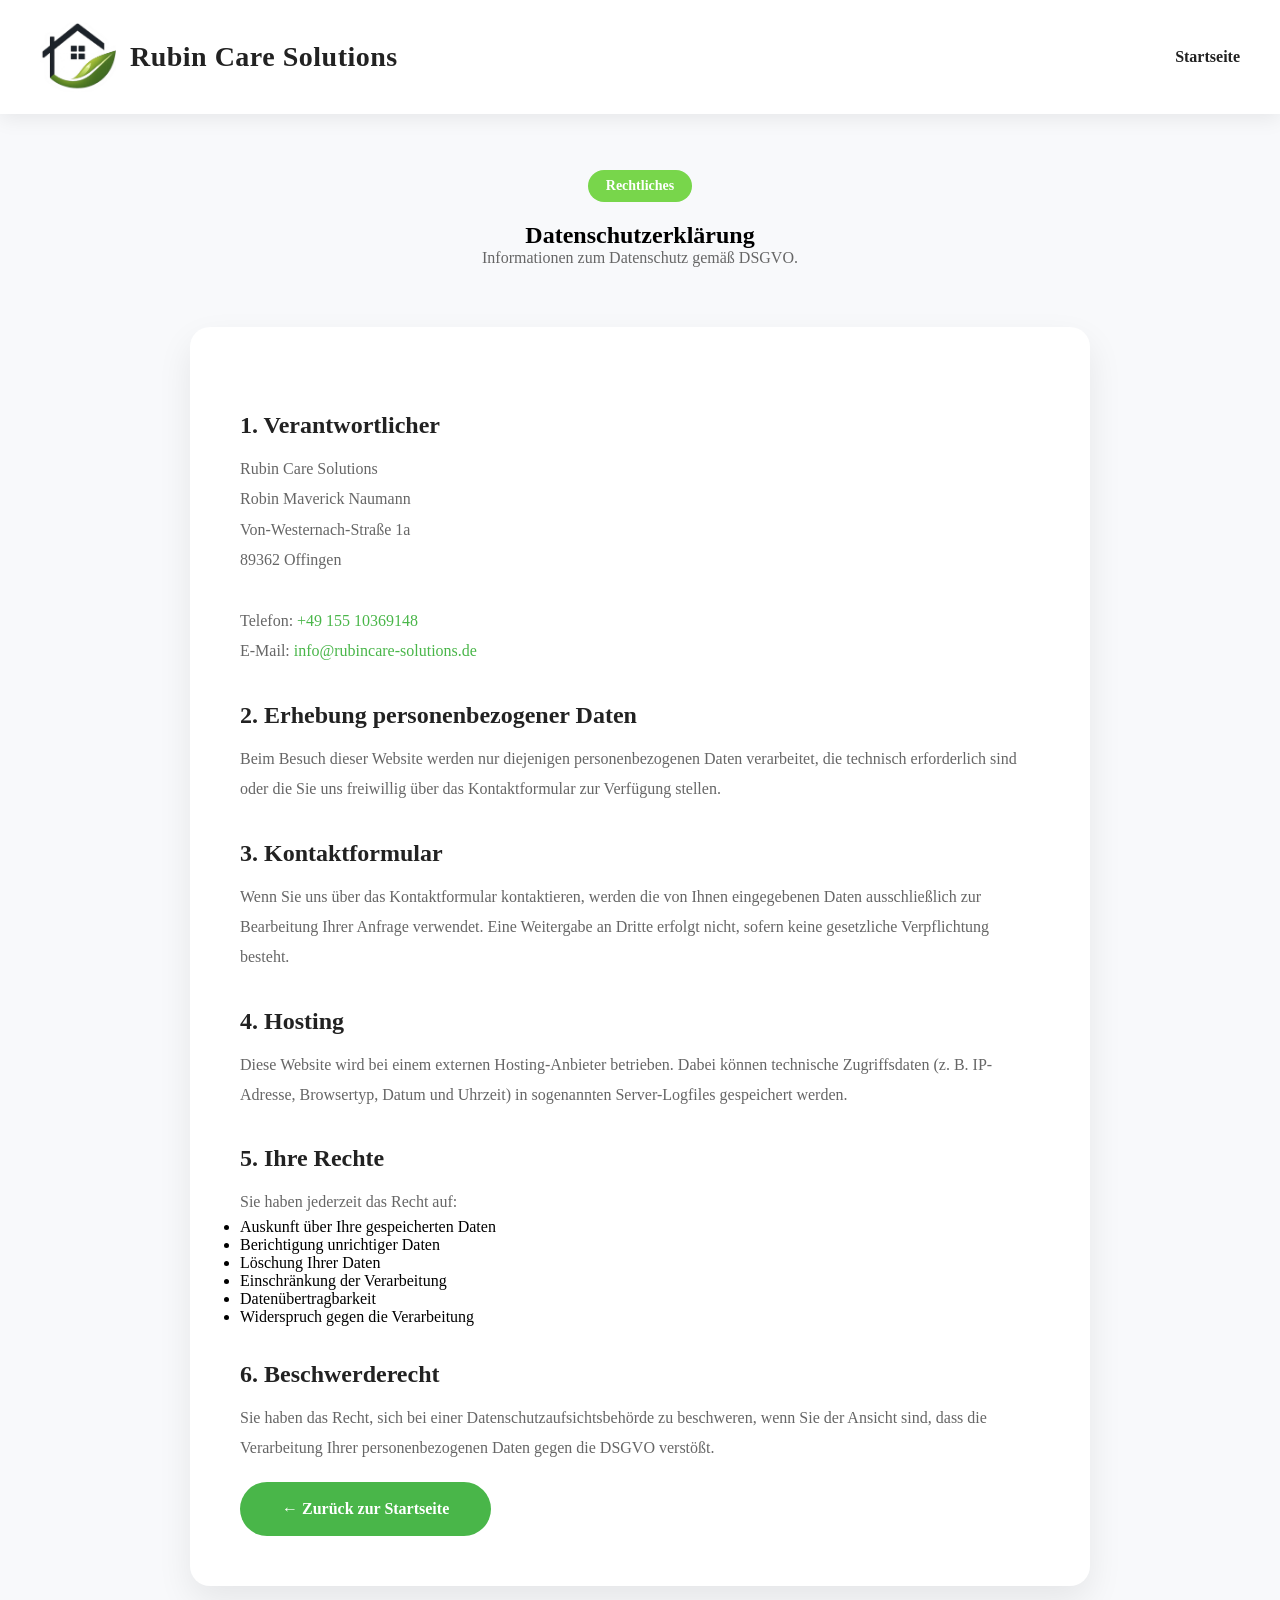
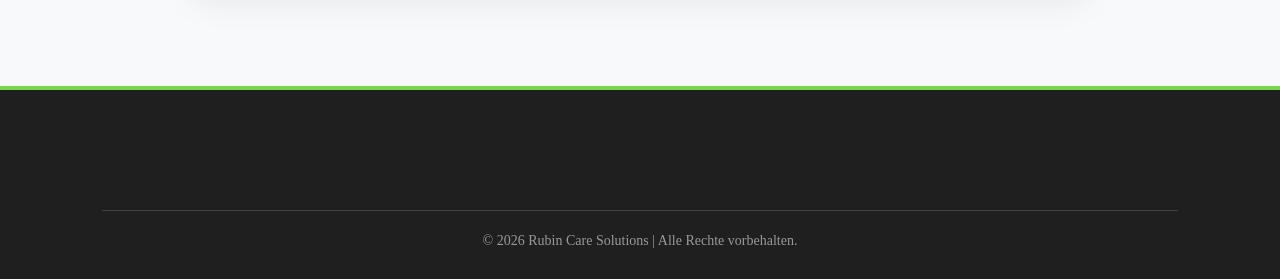
<file: datenschutz.html>
<!DOCTYPE html>
<html lang="de">

<head>

<meta charset="UTF-8">
<meta name="viewport" content="width=device-width, initial-scale=1.0">

<title>Datenschutzerklärung | Rubin Care Solutions</title>

<link rel="preconnect" href="https://fonts.googleapis.com">
<link rel="preconnect" href="https://fonts.gstatic.com" crossorigin>

<link href="https://fonts.googleapis.com/css2?family=Poppins:wght@300;400;500;600;700&display=swap" rel="stylesheet">

<link rel="stylesheet" href="css/style.css">

</head>

<body>

<header>

<nav class="navbar">

<a href="index.php" class="logo">

<img src="images/logo.png" alt="Rubin Care Solutions">

<span>Rubin Care Solutions</span>

</a>

<ul class="nav-links">

<li><a href="index.php">Startseite</a></li>

</ul>

</nav>

</header>

<section class="legal-page">

<div class="container">

<span class="section-tag">
Rechtliches
</span>

<h1>Datenschutzerklärung</h1>

<p class="section-text">
Informationen zum Datenschutz gemäß DSGVO.
</p>

<div class="legal-box">

<h2>1. Verantwortlicher</h2>

<p>

Rubin Care Solutions<br>
Robin Maverick Naumann<br>
Von-Westernach-Straße 1a<br>
89362 Offingen<br><br>

Telefon:
<a href="tel:+4915510369148">+49 155 10369148</a><br>

E-Mail:
<a href="mailto:info@rubincare-solutions.de">info@rubincare-solutions.de</a>

</p>

<h2>2. Erhebung personenbezogener Daten</h2>

<p>

Beim Besuch dieser Website werden nur diejenigen personenbezogenen Daten verarbeitet,
die technisch erforderlich sind oder die Sie uns freiwillig über das Kontaktformular
zur Verfügung stellen.

</p>

<h2>3. Kontaktformular</h2>

<p>

Wenn Sie uns über das Kontaktformular kontaktieren, werden die von Ihnen
eingegebenen Daten ausschließlich zur Bearbeitung Ihrer Anfrage verwendet.
Eine Weitergabe an Dritte erfolgt nicht, sofern keine gesetzliche Verpflichtung besteht.

</p>

<h2>4. Hosting</h2>

<p>

Diese Website wird bei einem externen Hosting-Anbieter betrieben.
Dabei können technische Zugriffsdaten (z. B. IP-Adresse, Browsertyp, Datum und Uhrzeit)
in sogenannten Server-Logfiles gespeichert werden.

</p>

<h2>5. Ihre Rechte</h2>

<p>

Sie haben jederzeit das Recht auf:

</p>

<ul>
<li>Auskunft über Ihre gespeicherten Daten</li>
<li>Berichtigung unrichtiger Daten</li>
<li>Löschung Ihrer Daten</li>
<li>Einschränkung der Verarbeitung</li>
<li>Datenübertragbarkeit</li>
<li>Widerspruch gegen die Verarbeitung</li>
</ul>

<h2>6. Beschwerderecht</h2>

<p>

Sie haben das Recht, sich bei einer Datenschutzaufsichtsbehörde zu beschweren,
wenn Sie der Ansicht sind, dass die Verarbeitung Ihrer personenbezogenen Daten
gegen die DSGVO verstößt.

</p>

<br>

<a href="index.php" class="button">
← Zurück zur Startseite
</a>

</div>

</div>

</section>

<footer class="footer">

<div class="footer-bottom">

© 2026 Rubin Care Solutions | Alle Rechte vorbehalten.

</div>

</footer>

</body>

</html>
</file>
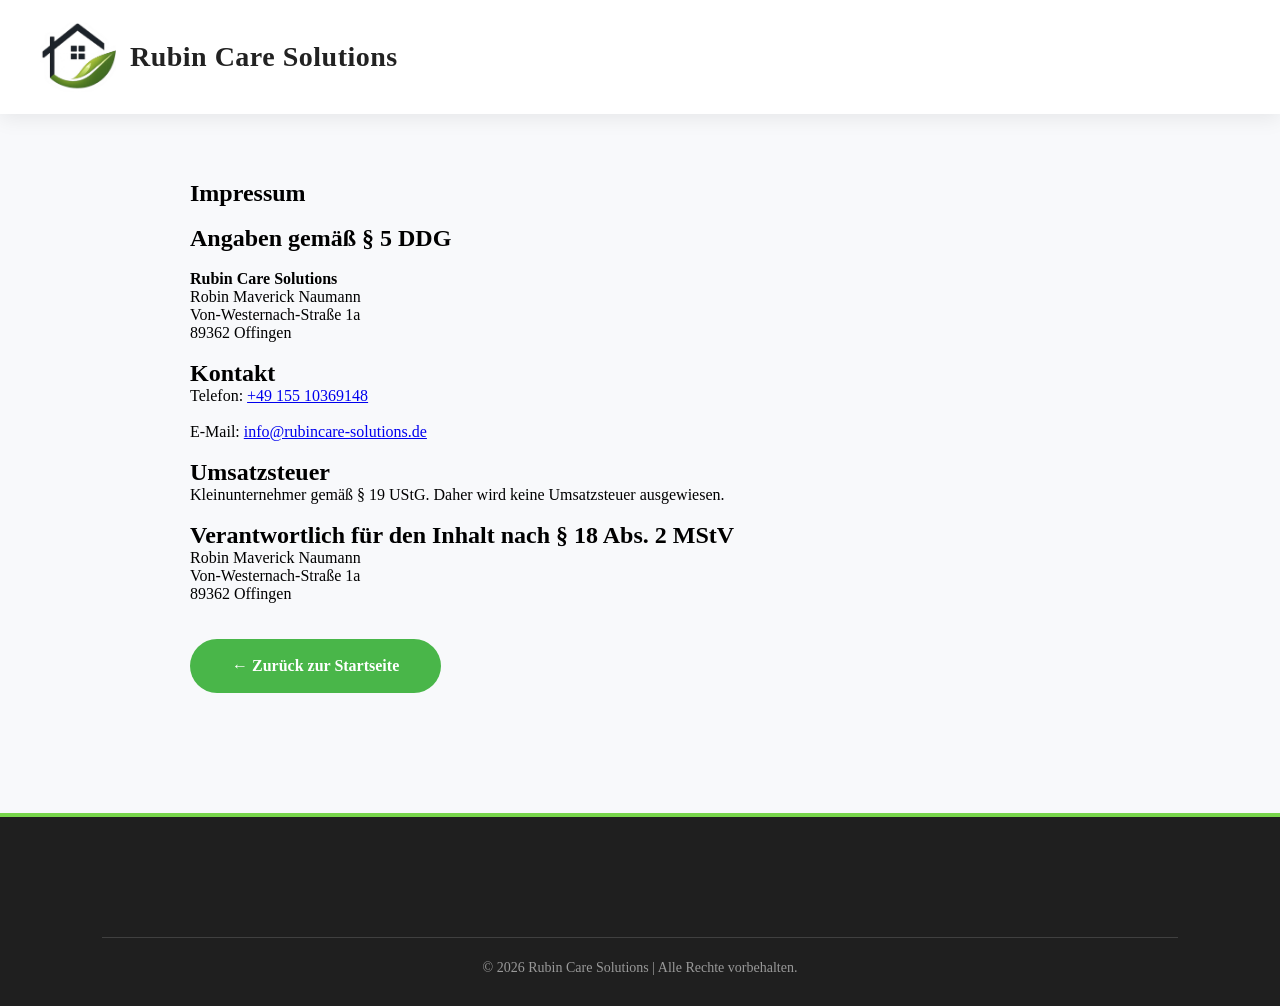
<file: impressum.html>
<!DOCTYPE html>
<html lang="de">
<head>
    <meta charset="UTF-8">
    <meta name="viewport" content="width=device-width, initial-scale=1.0">
    <title>Impressum | Rubin Care Solutions</title>

    <link rel="stylesheet" href="css/style.css">
</head>

<body>

<header>

    <nav class="navbar">

        <a href="index.php" class="logo">
            <img src="images/logo.png" alt="Rubin Care Solutions Logo">
            <span>Rubin Care Solutions</span>
        </a>

    </nav>

</header>

<section class="about" style="padding-top:180px; min-height:80vh;">

    <div class="container" style="max-width:900px; text-align:left;">

        <h1>Impressum</h1>

        <br>

        <h2>Angaben gemäß § 5 DDG</h2>

        <br>

        <p>
            <strong>Rubin Care Solutions</strong><br>
            Robin Maverick Naumann<br>
            Von-Westernach-Straße 1a<br>
            89362 Offingen
        </p>

        <br>

        <h2>Kontakt</h2>

        <p>
            Telefon:
            <a href="tel:+4915510369148">+49 155 10369148</a>
            <br><br>

            E-Mail:
            <a href="mailto:info@rubincare-solutions.de">
                info@rubincare-solutions.de
            </a>
        </p>

        <br>

        <h2>Umsatzsteuer</h2>

        <p>
            Kleinunternehmer gemäß § 19 UStG.
            Daher wird keine Umsatzsteuer ausgewiesen.
        </p>

        <br>

        <h2>Verantwortlich für den Inhalt nach § 18 Abs. 2 MStV</h2>

        <p>
            Robin Maverick Naumann<br>
            Von-Westernach-Straße 1a<br>
            89362 Offingen
        </p>

        <br><br>

        <a class="button" href="index.php">
            ← Zurück zur Startseite
        </a>

    </div>

</section>

<footer class="footer">

    <div class="footer-bottom">
        &copy; 2026 Rubin Care Solutions | Alle Rechte vorbehalten.
    </div>

</footer>

</body>
</html>
</file>
<file: css/style.css>
*{
    margin:0;
    padding:0;
    box-sizing:border-box;
}

/* ===========================
   Navigation
=========================== */

header{
    position:fixed;
    width:100%;
    top:0;
    left:0;
    background:#fff;
    z-index:1000;
    box-shadow:0 4px 20px rgba(0,0,0,.08);
}

.navbar{

    max-width:1300px;

    margin:auto;

    display:flex;

    justify-content:space-between;

    align-items:center;

    padding:22px 40px;

}

.logo{
    display:flex;
    align-items:center;
    gap:14px;
    text-decoration:none;
}

.logo img{
    height:70px;
    width:auto;
}

.logo span{
    color:#222;
    font-size:28px;
    font-weight:700;
    letter-spacing:.5px;
}
.nav-links{

    display:flex;

    list-style:none;

    gap:35px;

}

.nav-links a{

    color:#222;

    text-decoration:none;

    font-weight:600;

    transition:.3s;

}

.nav-links a:hover{

    color:#49b649;

}

/* ===========================
   Hero
=========================== */

.hero{

    min-height: 800px;
    height:100vh;

    display:flex;
    justify-content:center;
    align-items:flex-start;

    padding-top: 140px;

    text-align:center;

   background-image:
linear-gradient(rgba(0,0,0,.55), rgba(0,0,0,.55)),
url("../images/hero.jpg");

    background-size:cover;

    background-position:center 40%;

    color:white;

}

.hero-content{

    max-width:850px;
    padding:20px;

    transform: translateY(70px);
}

.hero h1{

    font-size:56px;

    margin-bottom:20px;

    line-height:1.2;

}

.hero p{

    font-size:24px;

    margin-bottom:45px;

    opacity:.95;

}

/* ===========================
   Button
=========================== */

.button{

    display:inline-block;

    padding:18px 42px;

    background:#49b649;

    color:white;

    text-decoration:none;

    border-radius:50px;

    font-weight:600;

    transition:.35s;

}

.button:hover{

    background:#388e38;

    transform:translateY(-3px);

    box-shadow:0 12px 30px rgba(0,0,0,.25);

}

/* ===========================
   Responsive
=========================== */

@media(max-width:900px){

.hero h1{

font-size:42px;

}

.hero p{

font-size:18px;

}

.navbar{

flex-direction:column;

gap:20px;

}

.nav-links{

gap:18px;

flex-wrap:wrap;

justify-content:center;

}

}/* ==============================
   Rubin Care Solutions Premium
================================ */

.hero-tag{

display:inline-block;

padding:10px 22px;

background:rgba(73,182,73,.18);

border:1px solid rgba(73,182,73,.45);

border-radius:40px;

margin-bottom:25px;

font-size:15px;

letter-spacing:.5px;

backdrop-filter:blur(10px);

}

.hero-buttons{

display:flex;

justify-content:center;

gap:20px;

margin-top:40px;

flex-wrap:wrap;

}

.button-secondary{

display:inline-block;

padding:18px 42px;

border:2px solid white;

border-radius:50px;

text-decoration:none;

color:white;

font-weight:600;

transition:.35s;

}

.button-secondary:hover{

background:white;

color:#111;

}

.hero h1{

text-shadow:0 8px 30px rgba(0,0,0,.4);

}

.hero p{

font-size:22px;

max-width:750px;

margin:auto;

line-height:1.7;

}/* ==========================
   Leistungen
========================== */

.services{
    padding:120px 8%;
    background:#f8f9fb;
}

.container{
    max-width:1200px;
    margin:auto;
    text-align:center;
}

.section-tag{
    display:inline-block;
    background:#78d64b;
    color:white;
    padding:8px 18px;
    border-radius:30px;
    margin-bottom:20px;
    font-size:14px;
    font-weight:600;
}

.services h2{
    font-size:42px;
    margin-bottom:20px;
}

.section-text{
    max-width:700px;
    margin:auto;
    color:#666;
    margin-bottom:60px;
}

.service-grid{
    display:grid;
    grid-template-columns:repeat(3,1fr);
    justify-items:center;
    gap:30px;
    margin-top:60px;
}

.service-card{
    background:#fff;
    width:100%;
    max-width:340px;
    min-height:360px;

    padding:40px 30px;
    border-radius:20px;

    border-top:5px solid #78d64b;
    box-shadow:0 15px 35px rgba(0,0,0,.08);

    transition:.35s;
    text-align:center;
}

.service-card:hover{
    transform:translateY(-10px);
    box-shadow:0 20px 40px rgba(0,0,0,.15);
}

.icon{
    display:flex;
    justify-content:center;
    align-items:center;
    margin-bottom:20px;
}

.service-icon{
    width:56px;
    height:56px;
    color:#78d64b;
    transition:.3s;
}

.service-card:hover .service-icon{
    transform:scale(1.1);
}

.service-card h3{
    margin:15px 0;
    font-size:24px;
}

.service-card p{
    color:#666;
    line-height:1.7;
    margin-bottom:25px;
}

.service-card a{
    color:#78d64b;
    text-decoration:none;
    font-weight:600;
}

.service-card a:hover{
    letter-spacing:1px;
}

@media (max-width:900px){
    .service-grid{
        grid-template-columns:repeat(2,1fr);
    }
}

@media (max-width:600px){
    .service-grid{
        grid-template-columns:1fr;
    }
}

.service-card p{
    color:#666;
    line-height:1.7;
}
/* =========================
   Über uns
========================= */

.about{
    padding:70px 8% 120px;
    background:#f8f9fb;
    scroll-margin-top:110px;;
}

.about-container{
    max-width:900px;
    margin:0 auto;
}

.about-content{
    text-align:center;
}

.about-content h2{
    font-size:42px;
    margin:20px 0;
}

.about-content p{
    max-width:760px;
    margin:0 auto 22px;
    color:#666;
    line-height:1.8;
}

.about-features{
    display:grid;
    grid-template-columns:repeat(2,1fr);
    gap:20px;
    margin-top:30px;
}


.feature{
    display:flex;
    align-items:center;
    justify-content:center;
    gap:12px;

    background:#fff;
    padding:22px 28px;
    border-radius:16px;

    border:1px solid #e9ecef;
    box-shadow:0 8px 20px rgba(0,0,0,.06);
    transition:all .3s ease;
}

.feature:hover{
    transform:translateY(-4px);
    box-shadow:0 15px 35px rgba(0,0,0,.12);
}

@media(max-width:900px){

.about-container{
    grid-template-columns:1fr;
}

.about-content{
    text-align:center;
}

.about-features{
    grid-template-columns:1fr;
}

}
@media (max-width:900px){
    .service-grid{
        grid-template-columns:repeat(2,1fr);
    }
}

@media (max-width:600px){
    .service-grid{
        grid-template-columns:1fr;
    }
}

.feature-icon{
    width:26px;
    height:26px;
    color:#78d64b;
    stroke:#78d64b;
    flex-shrink:0;
}
/* ==========================
   Kontakt
========================== */

.contact{
    padding:110px 8% 90px;
    background:#f8f9fb;
    scroll-margin-top:20px;
}

.contact-container{
    display:grid;
    grid-template-columns:280px 1fr;
    gap:50px;
    align-items:start;
}

.contact-info{
    text-align:left;
}

.contact-item{
    margin-bottom:35px;
}

.contact-item h3{
    font-size:22px;
    margin-bottom:10px;
    color:#222;
}

.contact-item p{
    font-size:18px;
    line-height:1.6;
    color:#666;
}

/* Formular */

.contact-form{
    display:flex;
    flex-direction:column;
    gap:18px;
    width:100%;
    max-width:700px;
}

.contact-form input,
.contact-form textarea{

    width:100%;
    box-sizing:border-box;

    padding:18px 20px;

    border:1px solid #ddd;
    border-radius:12px;

    background:#fff;

    font-size:16px;
    font-family:inherit;

    outline:none;
    transition:.3s;
}

.contact-form textarea{
    min-height:180px;
    resize:vertical;
}

.contact-form input:focus,
.contact-form textarea:focus{

    border-color:#78d64b;
    box-shadow:0 0 0 4px rgba(120,214,75,.15);

}

.contact-form button{

    width:100%;
    padding:18px;

    border:none;
    border-radius:12px;

    background:#78d64b;
    color:#fff;

    font-size:17px;
    font-weight:600;

    cursor:pointer;
    transition:.3s;
}

.contact-form button:hover{

    background:#63b33f;
    transform:translateY(-2px);
    box-shadow:0 10px 25px rgba(120,214,75,.25);

}

.contact-form button:active{
    transform:translateY(0);
}

.contact-form button:disabled{

    background:#8fbf7b;
    cursor:not-allowed;
    transform:none;
    box-shadow:none;

}

/* Datenschutzhinweis */

.privacy-note{
    font-size:14px;
    color:#666;
    line-height:1.6;
    margin-top:-5px;
    margin-bottom:10px;
}

.privacy-note a{
    color:#78d64b;
    text-decoration:none;
    font-weight:600;
}

.privacy-note a:hover{
    text-decoration:underline;
}

.privacy-checkbox{
    display:flex;
    align-items:flex-start;
    gap:12px;
    margin:20px 0;
    font-size:15px;
    line-height:1.6;
}

.privacy-checkbox input{
    flex-shrink:0;
    margin-top:4px;
}

.privacy-checkbox a{
    color:#79c000;
    font-weight:600;
    text-decoration:none;
}

.privacy-checkbox a:hover{
    text-decoration:underline;
}

.privacy-checkbox input[type="checkbox"]{
    appearance:auto;
    -webkit-appearance:checkbox;
    width:18px !important;
    height:18px !important;
    min-width:18px;
    min-height:18px;
    margin-top:2px;
    padding:0 !important;
    border:none;
    box-shadow:none;
    flex-shrink:0;
}

.privacy-checkbox a{
    color:#79c000;
    font-weight:600;
    text-decoration:none;
}

.privacy-checkbox a:hover{
    text-decoration:underline;
}

/* Erfolgsmeldung */

.success-message{
    background:#e9f9e5;
    border:1px solid #78d64b;
    color:#2d6a1f;

    padding:18px 22px;
    border-radius:12px;

    margin:25px 0;

    font-weight:500;
    line-height:1.6;
}

/* Fehlermeldung */

.error-message{
    background:#ffeaea;
    border:1px solid #e74c3c;
    color:#b00020;

    padding:18px 22px;
    border-radius:12px;

    margin:25px 0;

    font-weight:500;
    line-height:1.6;
}


/* ==========================
   Footer
========================== */

.footer{
    width:100%;
    background:#1f1f1f;
    color:#f8f9fb;
    border-top:4px solid #78d64b;

    margin-top:0px;
    padding:70px 8% 30px;
}

.footer-container{

    max-width:1200px;
    margin:0 auto;

    display:grid;
    grid-template-columns:2fr 1fr 1fr;
    gap:70px;
}

.footer h3{
    font-size:28px;
    margin-bottom:20px;
}

.footer h4{
    font-size:20px;
    margin-bottom:20px;
}

.footer p{
    color:#cfcfcf;
    line-height:1.8;
}

.footer-contact{
    margin-top:25px;
}

.footer-contact p{
    margin-bottom:10px;
}

.footer-links{
    display:flex;
    flex-direction:column;
    gap:14px;
}

.footer a{
    color:#cfcfcf;
    text-decoration:none;
    transition:.3s;
}

.footer a:hover{
    color:#78d64b;
    padding-left:6px;
}

.footer-bottom{

    max-width:1200px;
    margin:50px auto 0;
    padding-top:22px;

    border-top:1px solid rgba(255,255,255,.15);

    text-align:center;
    color:#999;
    font-size:14px;
}

@media(max-width:900px){

   .footer-container{
        grid-template-columns:1fr;
        gap:25px;
        text-align:center;
    }

    .footer-links{
        align-items:center;
    }
.footer{
    padding:30px 20px;
}

.footer-bottom{
    margin-top:12px;
    padding-top:12px;
    font-size:13px;
}

.footer h3{
    font-size:22px;
}

.footer p,
.footer a{
    font-size:15px;
    line-height:1.6;
}
}

/* ==========================
   Impressum / Datenschutz
========================== */

.legal-page{

    padding:170px 8% 100px;
    background:#f8f9fb;

}

.legal-box{

    background: #ffff;

    max-width:900px;

    margin:40px auto 0;

    padding:50px;

    border-radius:20px;

    box-shadow:0 15px 35px rgba(0,0,0,.08);

    text-align:left;

}

.legal-box h2{

    margin-top:35px;
    margin-bottom:15px;

    color:#222;

}

.legal-box p{

    line-height:1.9;
    color:#666;

}

.legal-box a:not(.button){

    color:#49b649;
    text-decoration:none;

}

.legal-box a:hover{

    text-decoration:underline;

}

@media(max-width:900px){

.legal-box{

padding:30px;

}

}
.success-message{
    background:#e8f8ec;
    color:#2e7d32;
    border:1px solid #78d64b;
    padding:18px;
    border-radius:12px;
    margin:25px auto;
    max-width:700px;
    text-align:center;
    font-weight:600;
}

.error-message{
    background:#fdeaea;
    color:#c62828;
    border:1px solid #ef5350;
    padding:18px;
    border-radius:12px;
    margin:25px auto;
    max-width:700px;
    text-align:center;
    font-weight:600;
}
@media (max-width: 900px) {

    html,
    body{
        overflow-x:hidden;
    }

    .container{
        width:100%;
        max-width:100%;
        padding:0 20px;
        box-sizing:border-box;
    }

    .services-grid{
        display:grid;
        grid-template-columns:1fr;
    }

    .features-grid{
        display:grid;
        grid-template-columns:1fr;
    }

    .about-container{
        display:flex;
        flex-direction:column;
    }

    .contact-container{
        display:flex;
        flex-direction:column;
        gap:35px;
    }

    .contact-info{
        width:100%;
    }

    .contact-form{
        width:100%;
        max-width:100%;
    }

    .contact-form input,
    .contact-form textarea{
        width:100%;
        box-sizing:border-box;
    }

}

/* =====================================================
   MOBILE PREMIUM (bis 768px)
===================================================== */

@media (max-width:768px){

html,
body{
    overflow-x:hidden;
}

/* Allgemein */

.container{
    width:100%;
    max-width:100%;
    padding:0 20px;
    box-sizing:border-box;
}

.section-title{
    font-size:32px;
    text-align:center;
}

.section-text{
    font-size:17px;
    text-align:center;
    line-height:1.8;
}

/* Header */

.navbar{
    padding:18px 20px;
}

.logo img{
    height:55px;
}

.logo span{
    font-size:22px;
}

/* Hero */

.hero{
    min-height:90vh;
    padding:130px 20px 70px;
    text-align:center;
}

.hero-content{
    max-width:100%;
}

.hero h1{
    font-size:38px;
    line-height:1.2;
    margin-bottom:20px;
}

.hero p{
    font-size:18px;
    line-height:1.7;
    margin-bottom:35px;
}

.hero-buttons{
    display:flex;
    flex-direction:column;
    gap:16px;
    align-items:center;
}

.hero-buttons .button,
.hero-buttons .button-secondary{
    width:100%;
    max-width:320px;
}

/* Leistungen */

.services-grid{
    grid-template-columns:1fr;
    gap:25px;
}

.service-card{
    padding:35px 25px;
}

/* Über uns */

.about-container{
    display:flex;
    flex-direction:column;
    gap:40px;
}

.about-image img{
    width:100%;
}

/* Kontakt */

.contact{
    padding:70px 20px;
}

.contact-container{
    display:flex;
    flex-direction:column;
    gap:40px;
}

.contact-form{
    max-width:100%;
}

.contact-form input,
.contact-form textarea,
.contact-form button{
    width:100%;
    box-sizing:border-box;
}

/* Footer */

.footer-container{
    display:flex;
    flex-direction:column;
    gap:35px;
    text-align:center;
}

.footer-column{
    width:100%;
}

.footer-contact{
    text-align:center;
}

.footer-links{
    align-items:center;
}

}

/* =====================================
   PREMIUM EFFEKTE
===================================== */

/* Sanftes Scrollen */
html{
    scroll-behavior:smooth;
}

/* Buttons */

.button,
.button-secondary,
.contact-form button{

    transition:all .35s ease;

}

.button:hover,
.button-secondary:hover,
.contact-form button:hover{

    transform:translateY(-4px);

    box-shadow:0 15px 35px rgba(0,0,0,.15);

}

/* Karten */

.service-card,
.contact-item{

    transition:all .35s ease;

}

.service-card:hover,
.contact-item:hover{

    transform:translateY(-8px);

    box-shadow:0 20px 40px rgba(0,0,0,.12);

}

/* Bilder */

.about-image img{

    transition:transform .5s ease;

}

.about-image img:hover{

    transform:scale(1.03);

}

/* Navigation */

.nav-links a{

    transition:.3s;

}

.nav-links a:hover{

    color:#78d64b;

}

/* Chrome / Edge */

::-webkit-scrollbar{
    width:10px;
}

::-webkit-scrollbar-track{
    background:#f2f2f2;
}

::-webkit-scrollbar-thumb{
    background:#78d64b;
    border-radius:20px;
}

::-webkit-scrollbar-thumb:hover{
    background:#63b33f;
}

/* ==========================================
   HERO
========================================== */

.service-hero{

    background:linear-gradient(135deg,#2d6a4f,#49b649);

    color:#fff;

    padding:170px 20px 120px;

    text-align:center;

}

.service-badge{

    display:inline-block;

    background:rgba(255,255,255,.15);

    padding:10px 22px;

    border-radius:50px;

    margin-bottom:25px;

    font-size:14px;

    letter-spacing:1px;

    text-transform:uppercase;

}

.service-hero h1{

    font-size:60px;

    margin-bottom:25px;

}

.service-hero p{

    max-width:760px;

    margin:0 auto 40px;

    font-size:21px;

    line-height:1.8;

}
.service-intro{

    max-width:800px;
    margin:0 auto 40px;
    font-size:20px;
    line-height:1.9;

}

.service-buttons{

    display:flex;
    justify-content:center;
    gap:20px;
    flex-wrap:wrap;

}

.button-outline{

    background:transparent;
    border:2px solid #fff;
    color:#fff;

}

.button-outline:hover{

    background:#fff;
    color:#2d6a4f;

}

/* ==========================================
   SECTIONS
========================================== */

.service-section{

    padding:90px 20px;

}

.service-section.light{

    background:#f8f8fa;

}

.service-section h2{

    text-align:center;

    color:#2d6a4f;

    font-size:42px;

    margin-bottom:60px;

}
/* ==========================================
   ABLAUF
========================================== */

.process{

    background:#f8fafa;

}

.process-grid{

    display:grid;

    grid-template-columns:repeat(auto-fit,minmax(250px,1fr));

    gap:30px;

}

.process-card{

    background:#fff;

    padding:35px;

    border-radius:18px;

    border:1px solid #eef2ee;

    text-align:center;

    box-shadow:0 8px 25px rgba(0,0,0,.08);

    transition:.3s;

}

.process-card:hover{

    transform:translateY(-8px);

    box-shadow:0 18px 40px rgba(0,0,0,.15);

}

.process-number{

    width:65px;

    height:65px;

    border-radius:50%;

    background:#49b649;

    color:#fff;

    font-size:28px;

    font-weight:bold;

    display:flex;

    align-items:center;

    justify-content:center;

    margin:0 auto 20px;

}

.process-card h3{

    margin-bottom:15px;

    color:#2d6a4f;

}

.process-card p{

    color:#666;

    line-height:1.8;

}
/* ==========================================
   CARDS
========================================== */

.service-grid{

    display:grid;

    grid-template-columns:repeat(auto-fit,minmax(300px,1fr));

    gap:35px;

}

.service-card-detail{

    background:#fff;

    padding:35px;

    border-radius:18px;

    border:1px solid #eef2ee;

    box-shadow:0 10px 30px rgba(0,0,0,.08);

    transition:.35s;

}

.service-card-detail:hover{

    transform:translateY(-8px);

    box-shadow:0 18px 45px rgba(0,0,0,.15);

}

.service-card-detail h3{

    margin-bottom:18px;

    color:#2d6a4f;

}

.service-card-detail p{

    line-height:1.8;

    color:#666;

}

.service-list{

    list-style:none;

    padding:0;

    max-width:700px;

    margin:auto;

}

.service-list li{

    background:#fff;

    padding:18px 24px;

    margin-bottom:18px;

    border-radius:15px;

    box-shadow:0 5px 15px rgba(0,0,0,.05);

}

.service-contact{

    background:#2d6a4f;

    color:#fff;

    text-align:center;

    padding:90px 20px;

}

.service-contact h2{

    color:#fff;

}

.service-contact p{

    max-width:700px;

    margin:25px auto 40px;

    line-height:1.8;

}

@media(max-width:768px){

.service-hero{

padding:130px 20px 80px;

}

.service-hero h1{

font-size:40px;

}

.service-hero p{

font-size:18px;

}

.service-section{

padding:60px 20px;

}

.service-section h2{

font-size:30px;

}

.service-grid{

grid-template-columns:1fr;

}
.service-buttons{

    flex-direction:column;
    align-items:center;

}

.service-buttons .button{

    width:100%;
    max-width:320px;

}
}
.section-divider{

    width:120px;
    height:4px;

    background:#49b649;

    border:none;

    margin:80px auto;

    border-radius:30px;

}.service-note{
    max-width: 750px;
    margin: 80px auto 0;
    text-align: center;

    background: #f4faee;
    border-left: 5px solid #49b649;

    padding: 35px;
    border-radius: 18px;

    box-shadow: 0 10px 30px rgba(0,0,0,.08);
}

.service-note h3{
    color:#2d6a4f;
    margin-bottom:20px;
    font-size:32px;
}

.service-note p{
    font-size:18px;
    line-height:1.8;
    margin-bottom:30px;
}
.service-note .button{
    display:inline-flex;
}
</file>
